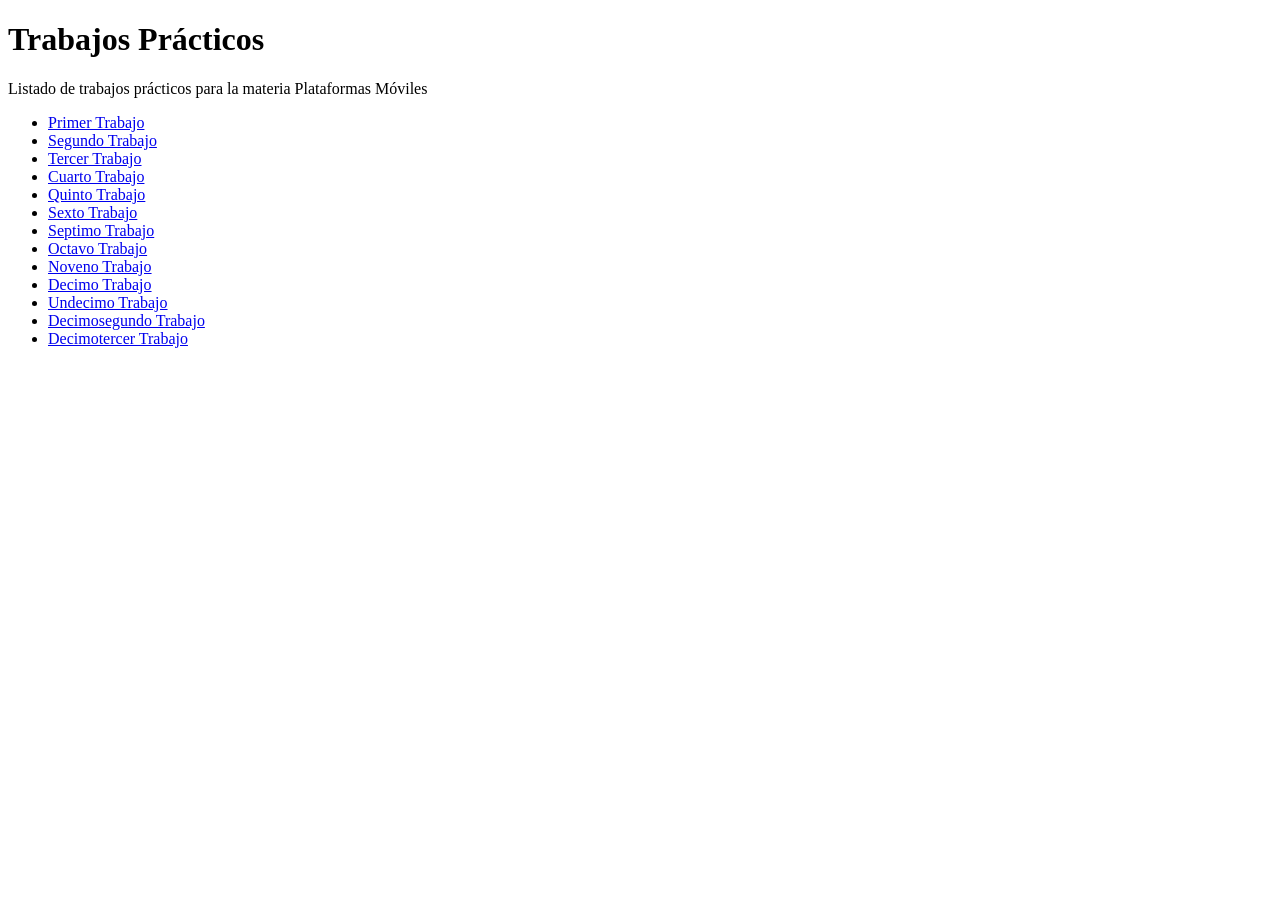
<file: index.html>
<!DOCTYPE html>
<html>
   <head>
      <title>Hola Mundo!</title>
   </head>
   <body>
     <h1>Trabajos Prácticos</h1>
     <p>Listado de trabajos prácticos para la materia Plataformas Móviles</p>
     <ul>
      <li><a href="tp-1/">Primer Trabajo</a></li>
      <li><a href="tp-2/">Segundo Trabajo</a></li>
      <li><a href="tp-3/">Tercer Trabajo</a></li>
      <li><a href="tp-4/">Cuarto Trabajo</a></li>
      <li><a href="tp-5/">Quinto Trabajo</a></li>
      <li><a href="tp-6/">Sexto Trabajo</a></li>
      <li><a href="tp-7/">Septimo Trabajo</a></li>
      <li><a href="tp-8/">Octavo Trabajo</a></li>
      <li><a href="tp-9/">Noveno Trabajo</a></li>
      <li><a href="tp-10/">Decimo Trabajo</a></li>
        <li><a href="tp-11/">Undecimo Trabajo</a></li>
        <li><a href="tp-12/">Decimosegundo Trabajo</a></li>
        <li><a href="tp-13/">Decimotercer Trabajo</a></li>
    </ul>
   </body>
</html>
</file>
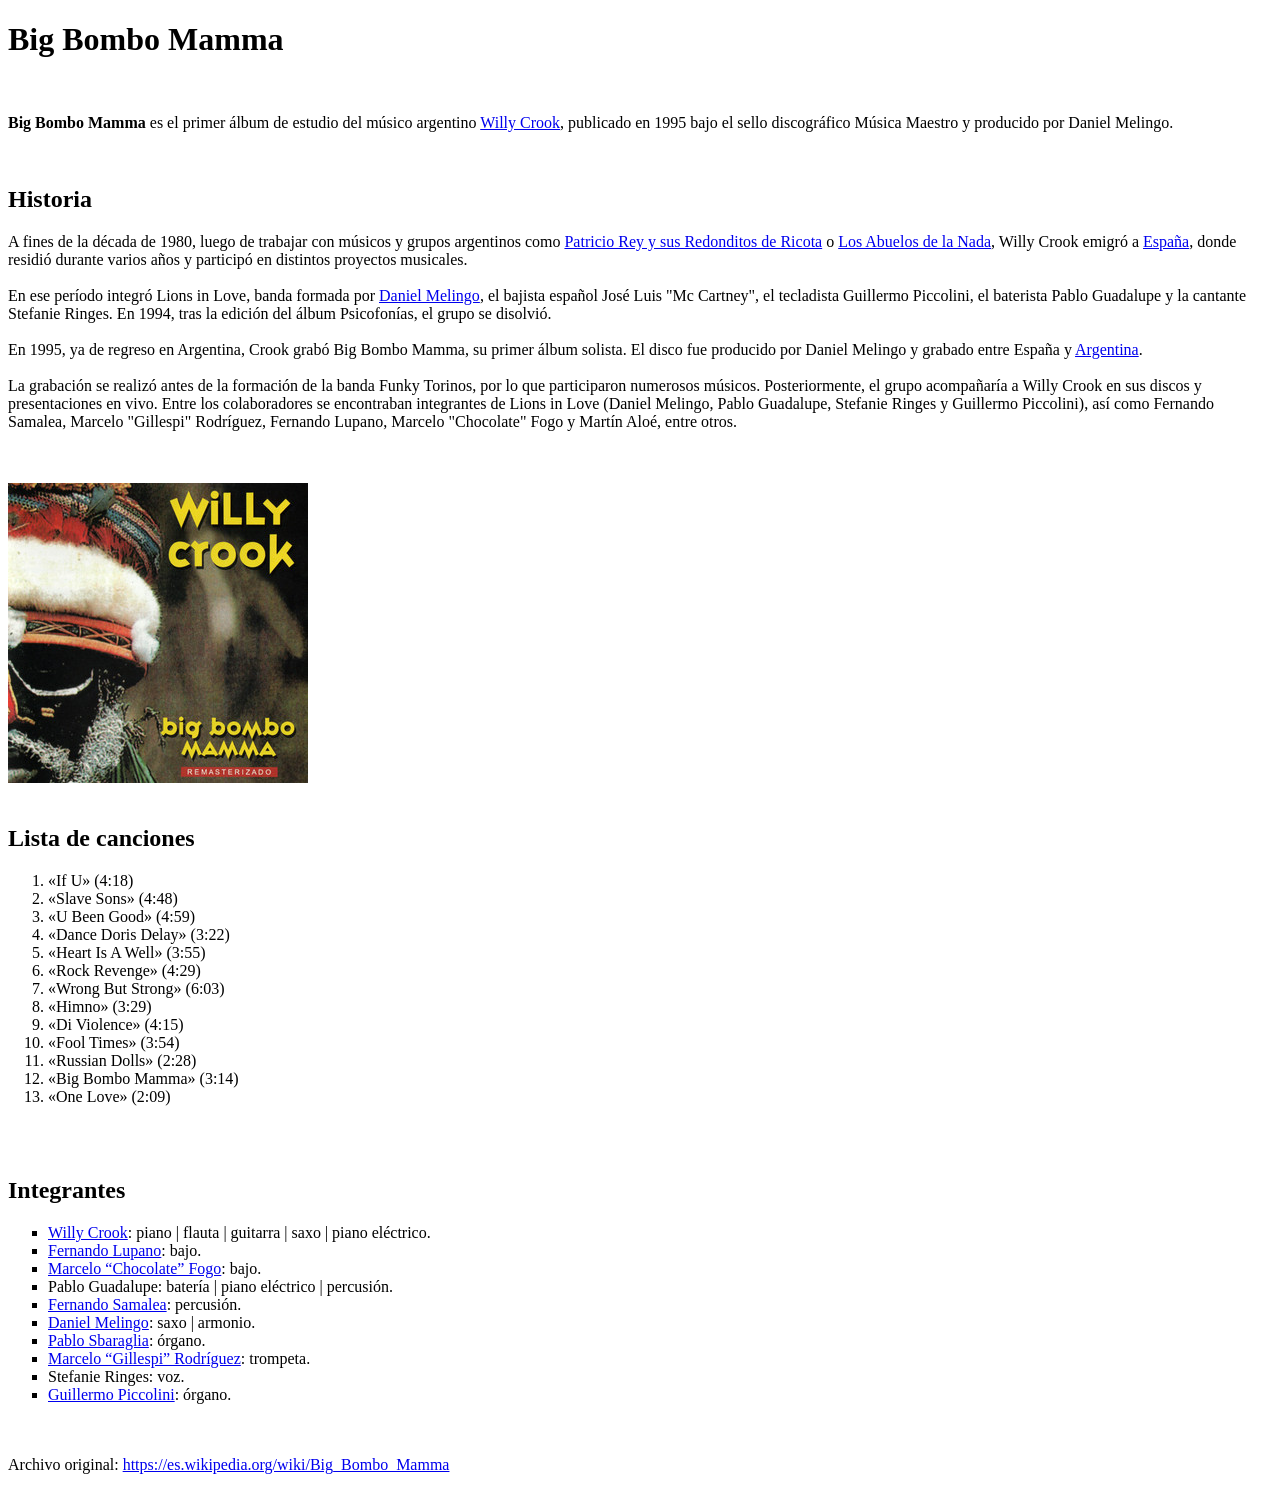
<file: tp-1/index.html>
<!DOCTYPE html>
<html lang="en">
<head>
    <meta charset="UTF-8">
    <meta name="viewport" content="width=device-width, initial-scale=1.0">
    <title>El albúm de Willy Crook</title>
</head>
<body>
    <h1>Big Bombo Mamma</h1>
    <br>
    <p><strong>Big Bombo Mamma</strong> es el primer álbum de estudio del músico argentino <a href="https://es.wikipedia.org/wiki/Willy_Crook">Willy Crook</a>, publicado en 1995 bajo el sello discográfico Música Maestro y producido por Daniel Melingo.</p>
    <br>
    <h2>Historia</h2>
    <p>A fines de la década de 1980, luego de trabajar con músicos y grupos argentinos como <a href="https://es.wikipedia.org/wiki/Patricio_Rey_y_sus_Redonditos_de_Ricota">Patricio Rey y sus Redonditos de Ricota</a> o <a href="https://es.wikipedia.org/wiki/Los_Abuelos_de_la_Nada">Los Abuelos de la Nada</a>, Willy Crook emigró a <a href="https://es.wikipedia.org/wiki/España">España</a>, donde residió durante varios años y participó en distintos proyectos musicales.
<br>
<br>
En ese período integró Lions in Love, banda formada por <a href="https://es.wikipedia.org/wiki/Daniel_Melingo">Daniel Melingo</a>, el bajista español José Luis "Mc Cartney", el tecladista Guillermo Piccolini, el baterista Pablo Guadalupe y la cantante Stefanie Ringes. En 1994, tras la edición del álbum Psicofonías, el grupo se disolvió.
<br>
<br>
En 1995, ya de regreso en Argentina, Crook grabó Big Bombo Mamma, su primer álbum solista. El disco fue producido por Daniel Melingo y grabado entre España y <a href="https://es.wikipedia.org/wiki/Argentina">Argentina</a>.
<br>
<br>
La grabación se realizó antes de la formación de la banda Funky Torinos, por lo que participaron numerosos músicos. Posteriormente, el grupo acompañaría a Willy Crook en sus discos y presentaciones en vivo. Entre los colaboradores se encontraban integrantes de Lions in Love (Daniel Melingo, Pablo Guadalupe, Stefanie Ringes y Guillermo Piccolini), así como Fernando Samalea, Marcelo "Gillespi" Rodríguez, Fernando Lupano, Marcelo "Chocolate" Fogo y Martín Aloé, entre otros.</p>
<br><br>

<img src="willycrook.jpg" alt="">

<br><br>

    <h2>Lista de canciones</h2>
    <ol>
        <li>«If U» (4:18)</li>
        <li>«Slave Sons» (4:48)</li>
        <li>«U Been Good» (4:59)</li>
        <li>«Dance Doris Delay» (3:22)</li>
        <li>«Heart Is A Well» (3:55)</li>
        <li>«Rock Revenge» (4:29)</li>
        <li>«Wrong But Strong» (6:03)</li>
        <li>«Himno» (3:29)</li>
        <li>«Di Violence» (4:15)</li>
        <li>«Fool Times» (3:54)</li>
        <li>«Russian Dolls» (2:28)</li>
        <li>«Big Bombo Mamma» (3:14)</li>
        <li>«One Love» (2:09)</li>
    </ol>
    
    <br><br>

    <h2>Integrantes</h2>

    <ul type="square">
    <li><a href="https://es.wikipedia.org/wiki/Willy_Crook">Willy Crook</a>: piano | flauta | guitarra | saxo | piano eléctrico.</li>
    <li><a href="https://es.wikipedia.org/wiki/Fernando_Lupano">Fernando Lupano</a>: bajo.</li>
    <li><a href="https://es.wikipedia.org/wiki/Marcelo_Fogo">Marcelo “Chocolate” Fogo</a>: bajo.</li>
    <li>Pablo Guadalupe: batería | piano eléctrico | percusión.</li>
    <li><a href="https://es.wikipedia.org/wiki/Fernando_Samalea">Fernando Samalea</a>: percusión.</li>
    <li><a href="https://es.wikipedia.org/wiki/Daniel_Melingo">Daniel Melingo</a>: saxo | armonio.</li>
    <li><a href="https://es.wikipedia.org/wiki/Pablo_Sbaraglia">Pablo Sbaraglia</a>: órgano.</li>
    <li><a href="https://es.wikipedia.org/wiki/Marcelo_Rodríguez_(Gillespi)">Marcelo “Gillespi” Rodríguez</a>: trompeta.</li>
    <li>Stefanie Ringes: voz.</li>
    <li><a href="https://es.wikipedia.org/wiki/Guillermo_Piccolini">Guillermo Piccolini</a>: órgano.</li>
    </ul>
    <br><br>
    Archivo original: <a href="https://es.wikipedia.org/wiki/Big_Bombo_Mamma">https://es.wikipedia.org/wiki/Big_Bombo_Mamma</a>
    <br><br>
</body>
</html>
</file>
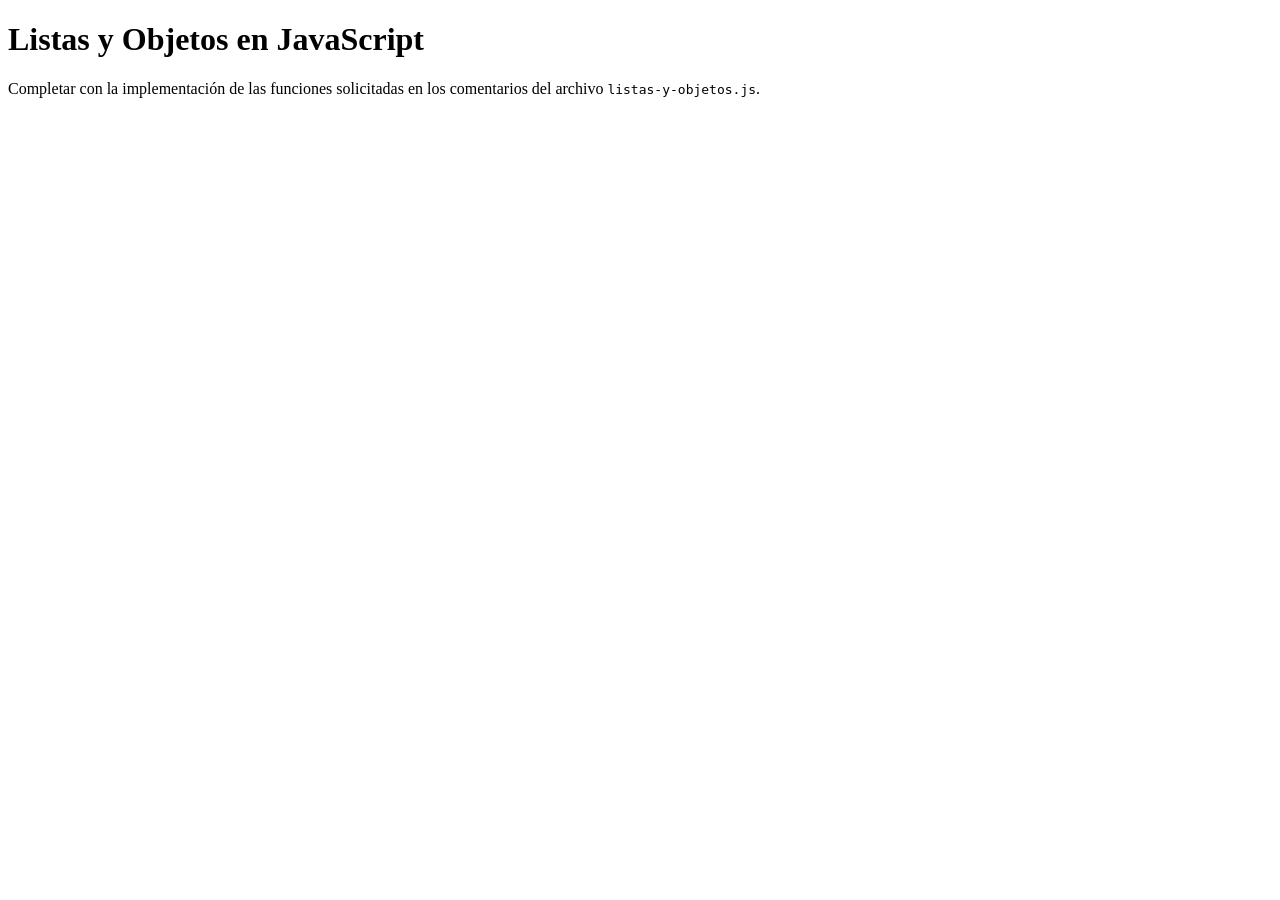
<file: tp-11/index.html>
<!DOCTYPE html>
<html>
<head>
    <meta charset="utf-8">
    <meta name="viewport" content="width=device-width, initial-scale=1">
    <title>Listas y Objetos en JavaScript</title>
</head>
<body>
    <h1>Listas y Objetos en JavaScript</h1>
    <p>Completar con la implementación de las funciones solicitadas en los comentarios del archivo <code>listas-y-objetos.js</code>.</p>
    <script src="listas-y-objetos.js"></script>
</body>
</html>
</file>
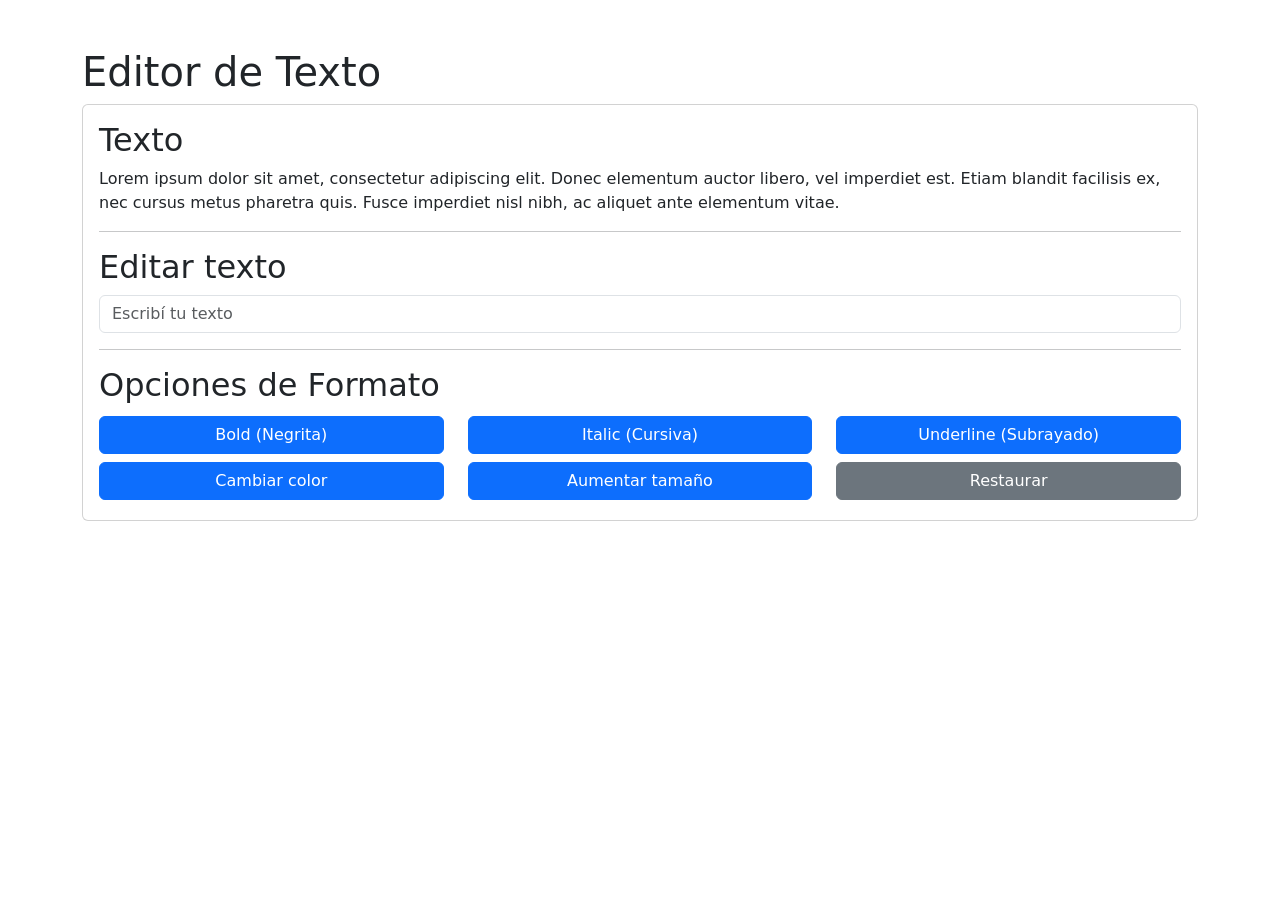
<file: tp-12/index.html>
<!DOCTYPE html>
<html>
<head>
    <meta charset="utf-8">
    <meta name="viewport" content="width=device-width, initial-scale=1">
    <title>Editor de Texto - DOM y JavaScript</title>

    <link href="https://cdn.jsdelivr.net/npm/bootstrap@5.3.6/dist/css/bootstrap.min.css"
        rel="stylesheet"
        integrity="sha384-4Q6Gf2aSP4eDXB8Miphtr37CMZZQ5oXLH2yaXMJ2w8e2ZtHTl7GptT4jmndRuHDT"
        crossorigin="anonymous">
</head>

<body>

    <div class="container my-1 my-sm-2 my-md-4 my-lg-5">

        <h1>Editor de Texto</h1>

        <div class="card">
            <div class="card-body">

                <h2>Texto</h2>

                <p class="texto" id="texto">
                    Lorem ipsum dolor sit amet, consectetur adipiscing elit. Donec elementum auctor libero, vel imperdiet est. Etiam blandit facilisis ex, nec cursus metus pharetra quis. Fusce imperdiet nisl nibh, ac aliquet ante elementum vitae.
                </p>

                <hr class="hr">

                <h2>Editar texto</h2>

                <input
                    type="text"
                    id="input-texto"
                    class="form-control"
                    placeholder="Escribí tu texto"
                >

                <hr>

                <h2>Opciones de Formato</h2>

                <div class="row">

                    <div class="col-12 col-md-4 my-1">
                        <button
                            id="btn-negrita"
                            class="btn d-block w-100 btn-primary"
                            data-formato="negrita">
                            Bold (Negrita)
                        </button>
                    </div>

                    <div class="col-12 col-md-4 my-1">
                        <button
                            id="btn-cursiva"
                            class="btn d-block w-100 btn-primary"
                            data-formato="cursiva">
                            Italic (Cursiva)
                        </button>
                    </div>

                    <div class="col-12 col-md-4 my-1">
                        <button
                            id="btn-subrayado"
                            class="btn d-block w-100 btn-primary"
                            data-formato="subrayado">
                            Underline (Subrayado)
                        </button>
                    </div>

                    <div class="col-12 col-md-4 my-1">
                        <button
                            id="btn-color"
                            class="btn d-block w-100 btn-primary">
                            Cambiar color
                        </button>
                    </div>

                    <div class="col-12 col-md-4 my-1">
                        <button
                            id="btn-tamaño"
                            class="btn d-block w-100 btn-primary">
                            Aumentar tamaño
                        </button>
                    </div>

                    <div class="col-12 col-md-4 my-1">
                        <button
                            id="btn-restaurar"
                            class="btn d-block w-100 btn-secondary">
                            Restaurar
                        </button>
                    </div>

                </div>

            </div>
        </div>
    </div>


    <script src="https://cdn.jsdelivr.net/npm/bootstrap@5.3.6/dist/js/bootstrap.bundle.min.js"
        integrity="sha384-j1CDi7MgGQ12Z7Qab0qlWQ/Qqz24Gc6BM0thvEMVjHnfYGF0rmFCozFSxQBxwHKO"
        crossorigin="anonymous">
    </script>


    <script type="text/javascript">

        // Elemento donde aparece el texto
        const texto = document.querySelector("#texto");

        // Input para modificar el texto
        const inputTexto = document.querySelector("#input-texto");


        /**
         * funcionNegrita()
         * Activa o desactiva la negrita.
         */
        function funcionNegrita() {

            if (texto.style.fontWeight === "bold") {

                texto.style.fontWeight = "normal";

                document.querySelector("#btn-negrita").textContent =
                    "Bold (Desactivado)";

            } else {

                texto.style.fontWeight = "bold";

                document.querySelector("#btn-negrita").textContent =
                    "Bold (Activado)";
            }
        }


        /**
         * funcionCursiva()
         * Activa o desactiva la cursiva.
         */
        function funcionCursiva() {

            if (texto.style.fontStyle === "italic") {

                texto.style.fontStyle = "normal";

                document.querySelector("#btn-cursiva").textContent =
                    "Italic (Desactivado)";

            } else {

                texto.style.fontStyle = "italic";

                document.querySelector("#btn-cursiva").textContent =
                    "Italic (Activado)";
            }
        }


        /**
         * funcionSubrayado()
         * Activa o desactiva el subrayado.
         */
        function funcionSubrayado() {

            if (texto.style.textDecoration === "underline") {

                texto.style.textDecoration = "none";

                document.querySelector("#btn-subrayado").textContent =
                    "Underline (Desactivado)";

            } else {

                texto.style.textDecoration = "underline";

                document.querySelector("#btn-subrayado").textContent =
                    "Underline (Activado)";
            }
        }


        /**
         * Cambiar color
         */
        function cambiarColor() {

            if (texto.style.color === "red") {

                texto.style.color = "black";

                document.querySelector("#btn-color").textContent =
                    "Cambiar color";

            } else {

                texto.style.color = "red";

                document.querySelector("#btn-color").textContent =
                    "Color activado";
            }
        }


        /**
         * Cambiar tamaño
         */
        function cambiarTamaño() {

            let tamañoActual = parseInt(
                window.getComputedStyle(texto).fontSize
            );

            texto.style.fontSize = (tamañoActual + 2) + "px";
        }


        /**
         * Editar texto
         */
        inputTexto.addEventListener("input", function() {

            texto.textContent = inputTexto.value;

        });


        /**
         * Restaurar texto
         */
        function restaurar() {

            texto.textContent =
                "Lorem ipsum dolor sit amet, consectetur adipiscing elit. Donec elementum auctor libero, vel imperdiet est. Etiam blandit facilisis ex, nec cursus metus pharetra quis. Fusce imperdiet nisl nibh, ac aliquet ante elementum vitae.";

            texto.style.fontWeight = "normal";
            texto.style.fontStyle = "normal";
            texto.style.textDecoration = "none";
            texto.style.color = "black";
            texto.style.fontSize = "";

            inputTexto.value = "";

            document.querySelector("#btn-negrita").textContent =
                "Bold (Negrita)";

            document.querySelector("#btn-cursiva").textContent =
                "Italic (Cursiva)";

            document.querySelector("#btn-subrayado").textContent =
                "Underline (Subrayado)";

            document.querySelector("#btn-color").textContent =
                "Cambiar color";
        }


        /**
         * Handler de los botones originales
         */
        function handlerBoton(e) {

            const funcionBoton = e.target.dataset.formato;

            switch (funcionBoton) {

                case 'negrita':
                    funcionNegrita();
                    break;

                case 'cursiva':
                    funcionCursiva();
                    break;

                case 'subrayado':
                    funcionSubrayado();
                    break;
            }
        }


        // Botones originales
        document
            .querySelectorAll('button[data-formato]')
            .forEach(e => e.addEventListener('click', handlerBoton));


        // Botón color
        document
            .querySelector("#btn-color")
            .addEventListener("click", cambiarColor);


        // Botón tamaño
        document
            .querySelector("#btn-tamaño")
            .addEventListener("click", cambiarTamaño);


        // Botón restaurar
        document
            .querySelector("#btn-restaurar")
            .addEventListener("click", restaurar);

    </script>

</body>
</html>
</file>
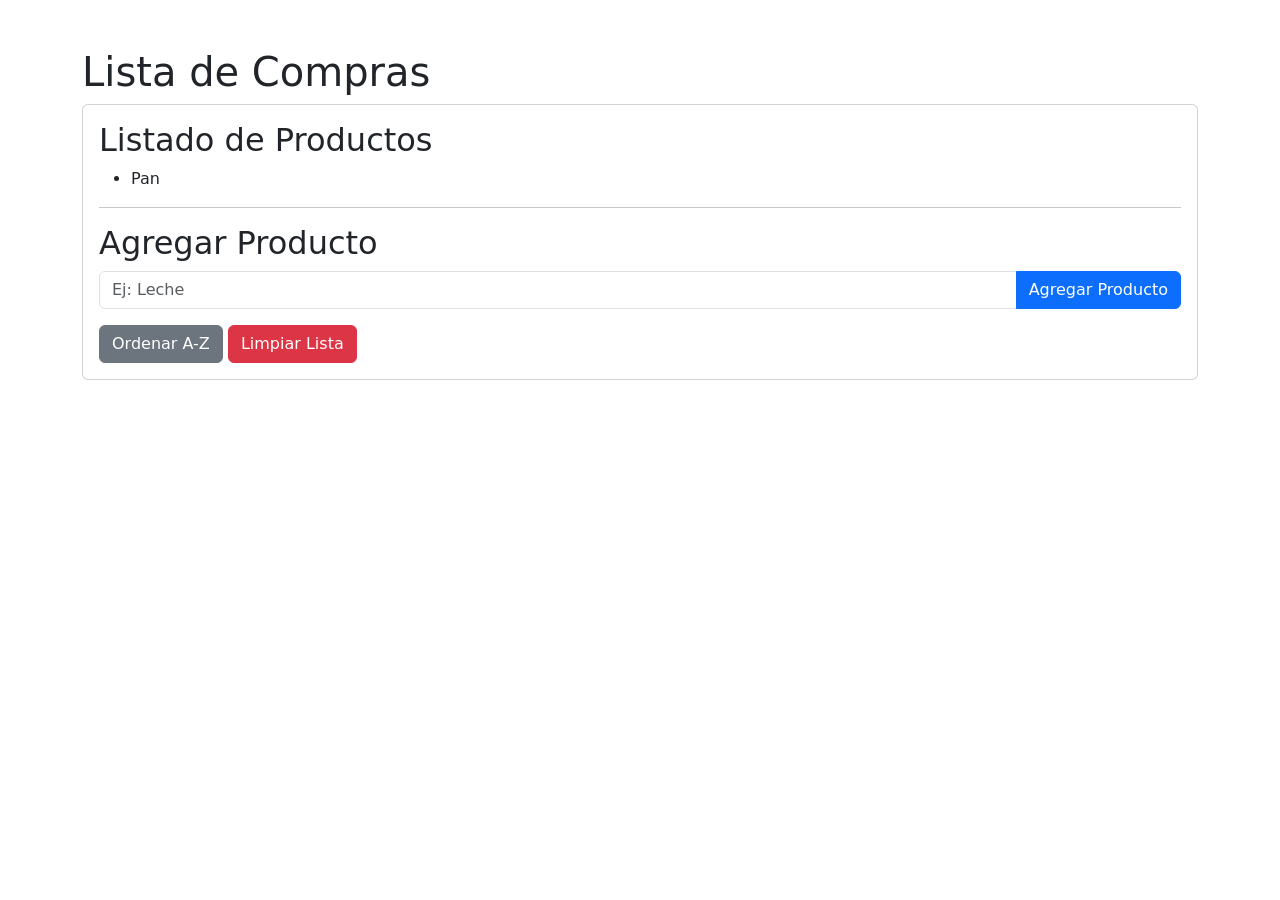
<file: tp-13/index.html>
<!DOCTYPE html>
<html>
<head>
    <meta charset="utf-8">
    <meta name="viewport" content="width=device-width, initial-scale=1">
    <title>Lista de Compras - DOM y JavaScript</title>

    <link href="https://cdn.jsdelivr.net/npm/bootstrap@5.3.6/dist/css/bootstrap.min.css"
        rel="stylesheet"
        integrity="sha384-4Q6Gf2aSP4eDXB8Miphtr37CMZZQ5oXLH2yaXMJ2w8e2ZtHTl7GptT4jmndRuHDT"
        crossorigin="anonymous">
</head>

<body>

    <div class="container my-1 my-sm-2 my-md-4 my-lg-5">

        <h1>Lista de Compras</h1>

        <div class="card">
            <div class="card-body">

                <h2>Listado de Productos</h2>

                <ul id="lista-productos">
                    <li>Pan</li>
                </ul>

                <hr class="hr">

                <h2>Agregar Producto</h2>

                <form id="form-producto">

                    <div class="input-group mb-3">

                        <input
                            type="text"
                            class="form-control"
                            aria-label="Nombre del Producto"
                            placeholder="Ej: Leche"
                        >

                        <button
                            class="btn btn-primary"
                            type="submit">
                            Agregar Producto
                        </button>

                    </div>

                </form>

                <div class="mt-3">

                    <button
                        id="btn-ordenar"
                        class="btn btn-secondary">
                        Ordenar A-Z
                    </button>

                    <button
                        id="btn-limpiar"
                        class="btn btn-danger">
                        Limpiar Lista
                    </button>

                </div>

            </div>
        </div>

    </div>


    <script src="https://cdn.jsdelivr.net/npm/bootstrap@5.3.6/dist/js/bootstrap.bundle.min.js"
        integrity="sha384-j1CDi7MgGQ12Z7Qab0qlWQ/Qqz24Gc6BM0thvEMVjHnfYGF0rmFCozFSxQBxwHKO"
        crossorigin="anonymous">
    </script>


    <script type="text/javascript">

        // Obtener la lista del HTML
        const listaProductos = document.querySelector("#lista-productos");


        /**
         * agregarProducto()
         * Agrega un nuevo producto a la lista.
         */
        function agregarProducto(nombreProducto) {

            // Evitamos agregar productos vacíos
            if (nombreProducto.trim() === "") {
                return;
            }

            // Crear un nuevo elemento li
            const nuevoProducto = document.createElement("li");

            nuevoProducto.classList.add(
                "d-flex",
                "justify-content-between",
                "align-items-center",
                "mb-2"
            );

            // Crear el texto del producto
            const textoProducto = document.createElement("span");

            textoProducto.textContent = nombreProducto;

            // Marcar producto como comprado
            textoProducto.addEventListener("click", function() {

                if (textoProducto.style.textDecoration === "line-through") {
                    textoProducto.style.textDecoration = "none";
                } else {
                    textoProducto.style.textDecoration = "line-through";
                }

                guardarLista();

            });


            // Botón editar
            const botonEditar = document.createElement("button");

            botonEditar.textContent = "Editar";

            botonEditar.classList.add(
                "btn",
                "btn-warning",
                "btn-sm",
                "me-2"
            );


            botonEditar.addEventListener("click", function() {

                const nuevoNombre = prompt(
                    "Ingrese el nuevo nombre:",
                    textoProducto.textContent
                );

                if (
                    nuevoNombre !== null &&
                    nuevoNombre.trim() !== ""
                ) {

                    textoProducto.textContent =
                        nuevoNombre.trim();

                    guardarLista();
                }

            });


            // Botón eliminar
            const botonEliminar = document.createElement("button");

            botonEliminar.textContent = "Eliminar";

            botonEliminar.classList.add(
                "btn",
                "btn-danger",
                "btn-sm"
            );


            botonEliminar.addEventListener("click", function() {

                nuevoProducto.remove();

                guardarLista();

            });


            // Contenedor de botones
            const botones = document.createElement("div");

            botones.appendChild(botonEditar);
            botones.appendChild(botonEliminar);


            // Agregar elementos al li
            nuevoProducto.appendChild(textoProducto);
            nuevoProducto.appendChild(botones);


            // Agregar el producto a la lista
            listaProductos.appendChild(nuevoProducto);


            // Guardar en localStorage
            guardarLista();
        }


        /**
         * Handler del formulario
         */
        function handlerFormulario(evento) {

            evento.preventDefault();

            const input = evento.target.querySelector("input");

            const nombreProducto = input.value;

            input.value = "";

            agregarProducto(nombreProducto);
        }


        /**
         * Limpiar toda la lista
         */
        function limpiarLista() {

            listaProductos.innerHTML = "";

            guardarLista();
        }


        /**
         * Ordenar productos alfabéticamente
         */
        function ordenarProductos() {

            const productos =
                Array.from(listaProductos.children);

            productos.sort(function(a, b) {

                const nombreA =
                    a.querySelector("span").textContent.toLowerCase();

                const nombreB =
                    b.querySelector("span").textContent.toLowerCase();

                return nombreA.localeCompare(nombreB);
            });


            productos.forEach(function(producto) {

                listaProductos.appendChild(producto);

            });

            guardarLista();
        }


        /**
         * Guardar la lista en localStorage
         */
        function guardarLista() {

            const productos = [];

            listaProductos.querySelectorAll("li").forEach(
                function(producto) {

                    const texto =
                        producto.querySelector("span");

                    productos.push({
                        nombre: texto.textContent,
                        comprado:
                            texto.style.textDecoration === "line-through"
                    });

                }
            );

            localStorage.setItem(
                "listaCompras",
                JSON.stringify(productos)
            );
        }


        /**
         * Cargar la lista desde localStorage
         */
        function cargarLista() {

            const datos =
                localStorage.getItem("listaCompras");

            if (datos === null) {
                return;
            }


            const productos = JSON.parse(datos);

            listaProductos.innerHTML = "";


            productos.forEach(function(producto) {

                agregarProducto(producto.nombre);

                const ultimoProducto =
                    listaProductos.lastElementChild;

                const texto =
                    ultimoProducto.querySelector("span");


                if (producto.comprado) {

                    texto.style.textDecoration =
                        "line-through";
                }

            });

        }


        // Evento del formulario
        document
            .querySelector("#form-producto")
            .addEventListener(
                "submit",
                handlerFormulario
            );


        // Botón ordenar
        document
            .querySelector("#btn-ordenar")
            .addEventListener(
                "click",
                ordenarProductos
            );


        // Botón limpiar
        document
            .querySelector("#btn-limpiar")
            .addEventListener(
                "click",
                limpiarLista
            );


        // Cargar productos guardados
        cargarLista();

    </script>

</body>
</html>
</file>
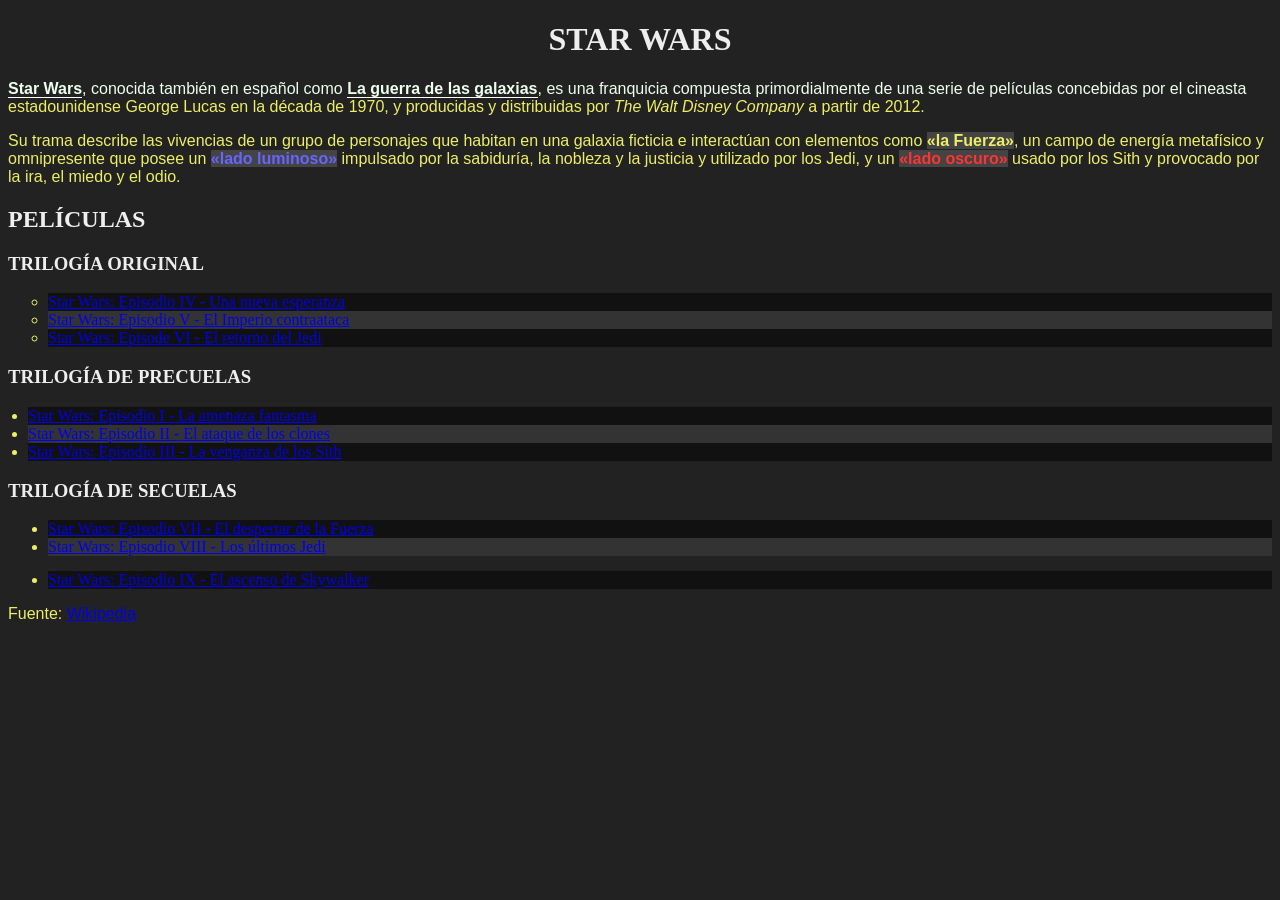
<file: tp-2/index.html>
<!DOCTYPE html>
<html>
<head>
    <meta name="viewport" content="width=device-width, initial-scale=1">
    <title>TP2 - Selectores CSS</title>
    <link rel="stylesheet" href="styles.css">
</head>
<body>
    <h1>Star Wars</h1>
    <p><strong>Star Wars</strong>, conocida también en español como <strong>La guerra de las galaxias</strong>, es una franquicia compuesta primordialmente de una serie de películas concebidas por el cineasta estadounidense George Lucas en la década de 1970, y producidas y distribuidas por <a>The Walt Disney Company</a> a partir de 2012.</p>
    <p>Su trama describe las vivencias de un grupo de personajes que habitan en una galaxia ficticia e interactúan con elementos como <span class="the-force">«la Fuerza»</span>, un campo de energía metafísico y omnipresente que posee un <span class="the-force light-side">«lado luminoso»</span> impulsado por la sabiduría, la nobleza y la justicia y utilizado por los Jedi, y un <span class="the-force dark-side">«lado oscuro»</span> usado por los Sith y provocado por la ira, el miedo y el odio.</p>
    <h2>Películas</h2>
    <h3>Trilogía Original</h3>
    <ul id="og-trilogy" class="movies-list">
        <li><a href="https://es.wikipedia.org/wiki/Star_Wars:_Episodio_IV_-_Una_nueva_esperanza">Star Wars: Episodio IV - Una nueva esperanza</a></li>
        <li><a href="https://es.wikipedia.org/wiki/Star_Wars:_Episodio_V_-_El_Imperio_contraataca">Star Wars: Episodio V - El Imperio contraataca</a></li>
        <li><a href="https://es.wikipedia.org/wiki/Star_Wars:_Episode_VI_-_Return_of_the_Jedi">Star Wars: Episode VI - El retorno del Jedi</a></li>
    </ul>
    <h3>Trilogía de precuelas</h3>
    <ul class="movies-list">
        <li><a href="https://es.wikipedia.org/wiki/Star_Wars:_Episodio_I_-_La_amenaza_fantasma">Star Wars: Episodio I - La amenaza fantasma</a></li>
        <li><a href="https://es.wikipedia.org/wiki/Star_Wars:_Episodio_II_-_El_ataque_de_los_clones">Star Wars: Episodio II - El ataque de los clones</a></li>
        <li><a href="https://es.wikipedia.org/wiki/Star_Wars:_Episodio_III_-_La_venganza_de_los_Sith">Star Wars: Episodio III - La venganza de los Sith</a></li>
    </ul>
    <h3>Trilogía de secuelas</h3>
    <ul class="movies-list">
        <li><a href="https://es.wikipedia.org/wiki/Star_Wars:_Episodio_VII_-_El_despertar_de_la_Fuerza">Star Wars: Episodio VII - El despertar de la Fuerza</a></li>
        <li><a href="https://es.wikipedia.org/wiki/Star_Wars:_Episodio_VIII_-_Los_últimos_Jedi">Star Wars: Episodio VIII - Los últimos Jedi</a></li>
        <li><a href="https://es.wikipedia.org/wiki/Star_Wars:_Episodio_IX_-_El_ascenso_de_Skywalker">Star Wars: Episodio IX - El ascenso de Skywalker</a></li>
    </ul>
    <p>Fuente: <a href="https://es.wikipedia.org/wiki/Star_Wars">Wikipedia</a></p>
</body>
</html>
</file>
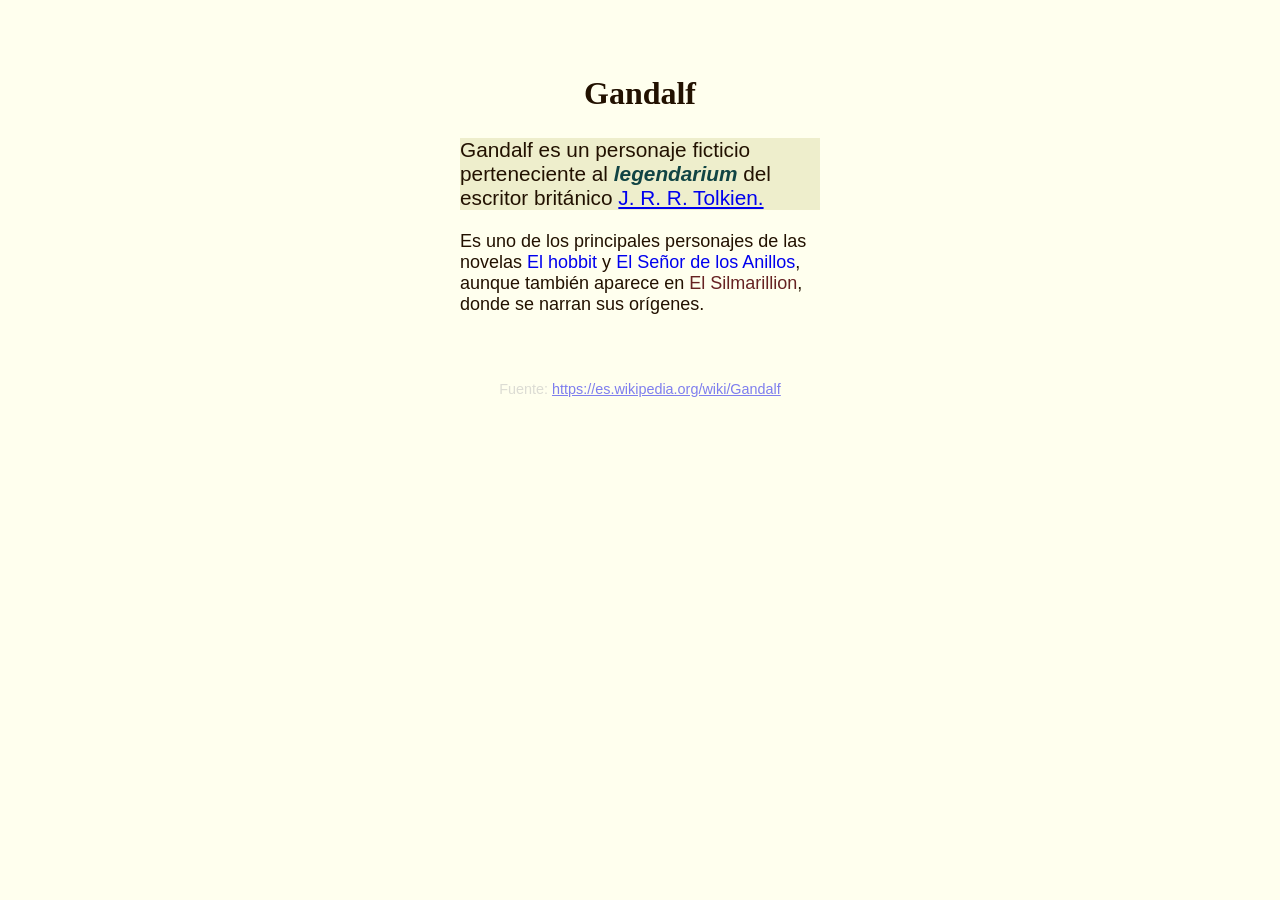
<file: tp-3/index.html>
<!DOCTYPE html>
<html lang="es">
<head>
	<meta charset="utf-8">
	<meta name="viewport" content="width=device-width, initial-scale=1">
	<title>TP3 - Especificidad CSS</title>
	<link rel="stylesheet" type="text/css" href="style.css">
	<style type="text/css">
		body {
			font-size: 18px;
			background-color: #ffe;
			color: #210;
		}

		#contenedor {
			max-width: 40ch;
			margin: 2rem auto;
			padding: 1rem;
		}

		h1 {
			font-size: 2rem;
			text-align: left;
		}

		p {
			font-family: sans-serif;
		}

		#primer-parrafo {
			font-size: 1.3rem;
			background-color: #eec;
		}

		p.importante em {
			font-weight: bold;
			color: #144;
		}

		p.novelas a {
			outline: none;
			text-decoration: none;
		}
		p.novelas a:hover {
			text-decoration: underline;
			background-color: #ccd;
		}

		body p.fuente.parrafo {
			color: #bbb !important;
			font-size: 0.9rem;
			opacity: 50%;
			text-align: center;
		}
	</style>
</head>
<body>
	<article id="contenedor">
		<h1 class="titulo">Gandalf</h1>
		
		<p id="primer-parrafo" class="importante parrafo">
			Gandalf es un personaje ficticio perteneciente al <em>legendarium</em> del escritor británico <a href="https://es.wikipedia.org/wiki/J._R._R._Tolkien">J. R. R. Tolkien.</a>
		</p>
		
		<p class="novelas parrafo">
			Es uno de los principales personajes de las novelas <a href="https://es.wikipedia.org/wiki/El_hobbit">El hobbit</a> y <a href="https://es.wikipedia.org/wiki/El_Señor_de_los_Anillos">El Señor de los Anillos</a>, aunque también aparece en <span class="complicado" style="color: #622">El Silmarillion</span>, donde se narran sus orígenes.
		</p>
	</article>

	<p class="fuente parrafo">
		Fuente: <a href="https://es.wikipedia.org/wiki/Gandalf">https://es.wikipedia.org/wiki/Gandalf</a>
	</p>
</body>
</html>
</file>
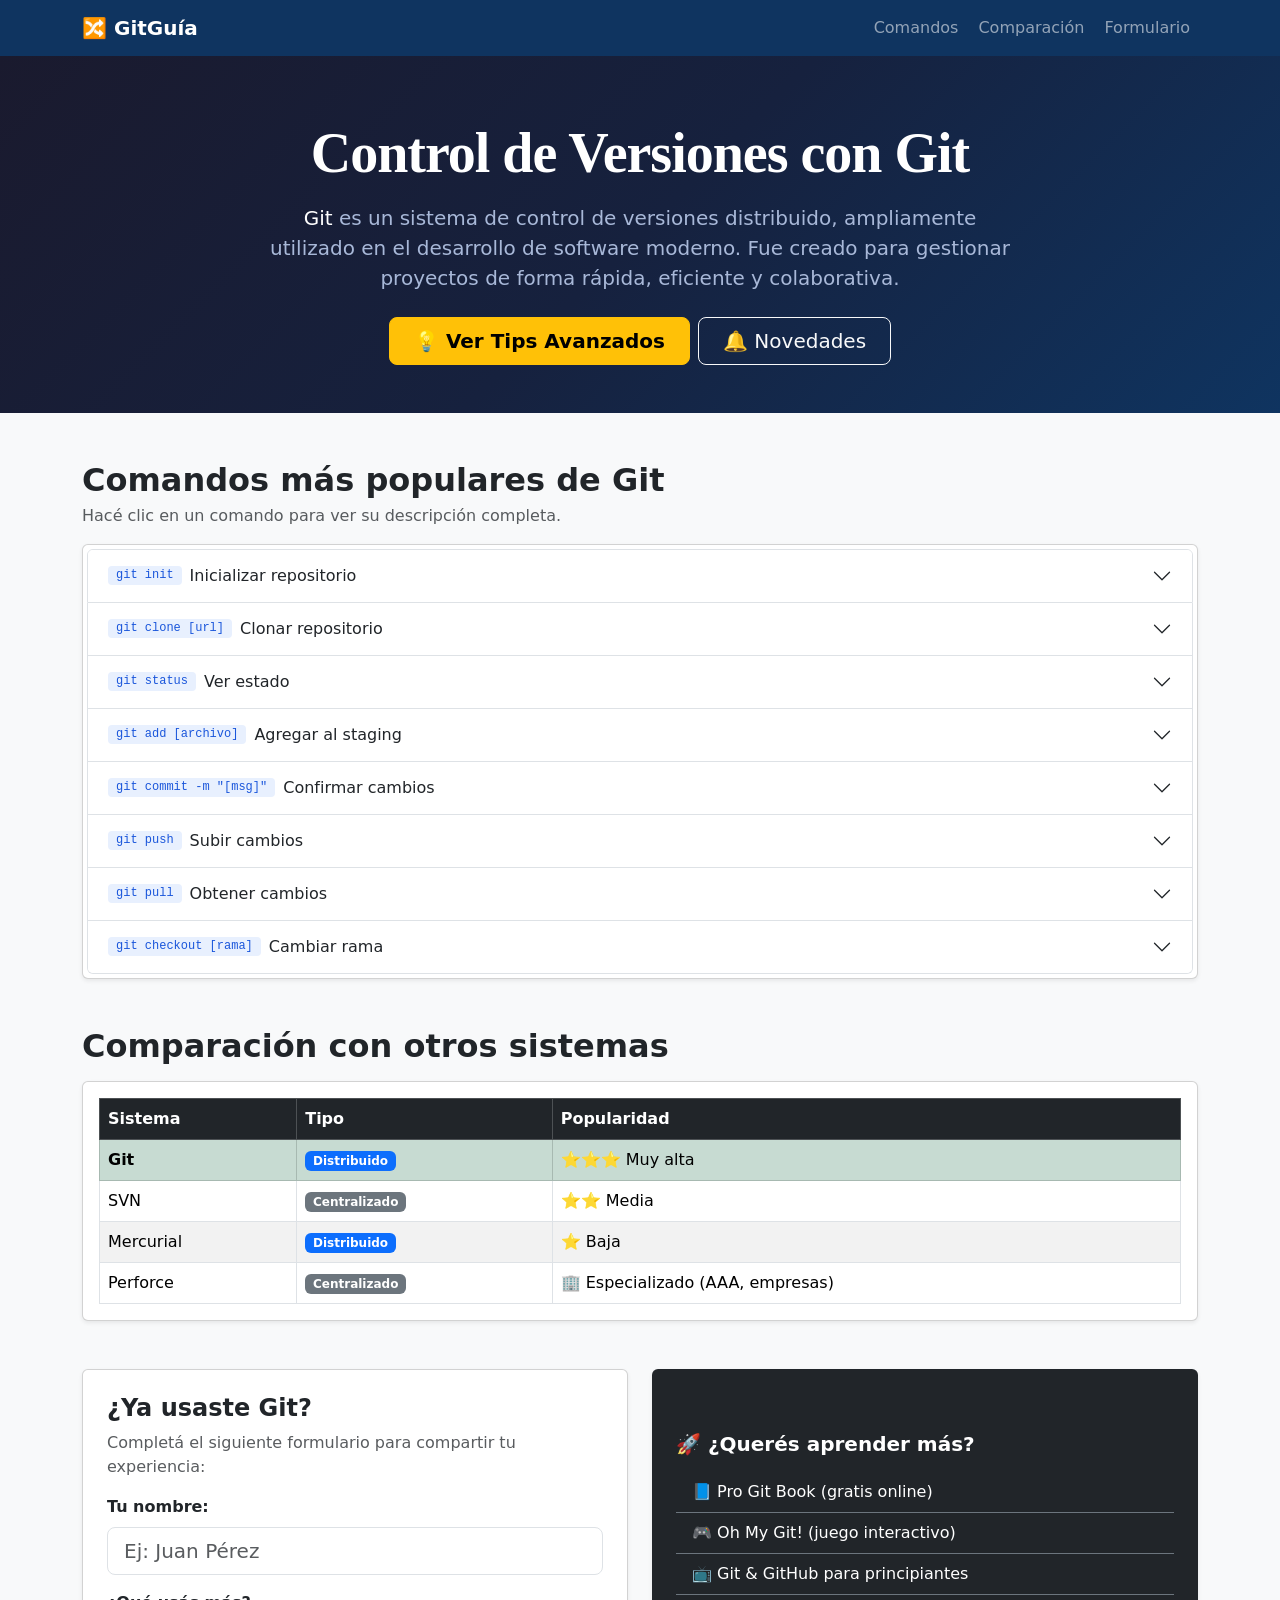
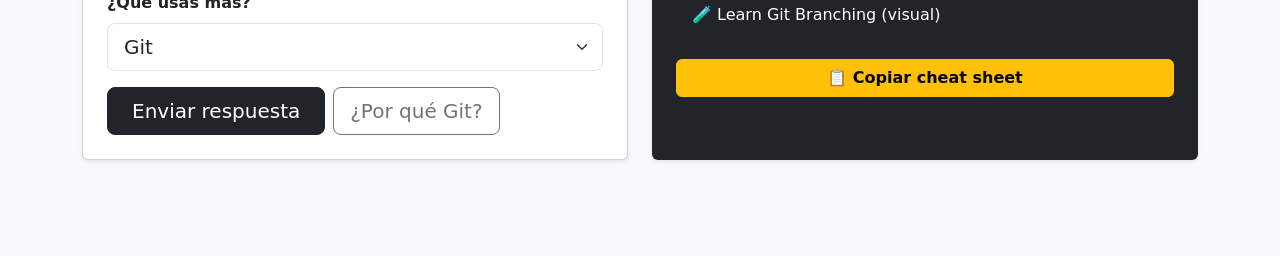
<file: tp-5/index.html>
<!DOCTYPE html>
<html lang="es">
<head>
<meta charset="UTF-8">
<meta name="viewport" content="width=device-width, initial-scale=1.0">
<title>Control de Versiones con Git</title>
<link rel="stylesheet" href="https://cdn.jsdelivr.net/npm/bootstrap@5.3.3/dist/css/bootstrap.min.css">
<style>
  body { background-color: #f8f9fa; }
  .hero-section { background: linear-gradient(135deg, #1a1a2e 0%, #16213e 50%, #0f3460 100%); color: white; padding: 4rem 0 3rem; }
  .hero-section h1 { font-family: 'Georgia', serif; font-weight: 700; letter-spacing: -1px; }
  .hero-section .lead { color: #a8b8d8; }
  code { background: #e8f0fe; color: #1a56db; padding: 2px 6px; border-radius: 4px; font-size: 0.88em; }
  .navbar { background: #0f3460 !important; }
  .command-card { transition: transform 0.18s, box-shadow 0.18s; }
  .command-card:hover { transform: translateY(-3px); box-shadow: 0 8px 24px rgba(0,0,0,0.13) !important; }
  .badge-cmd { font-size: 0.75rem; background: #e8f0fe; color: #1a56db; border-radius: 4px; padding: 2px 8px; font-family: monospace; }
  .toast-container { position: fixed; bottom: 1.5rem; right: 1.5rem; z-index: 9999; }
</style>
</head>
<body>

<nav class="navbar navbar-expand-lg navbar-dark">
  <div class="container">
    <a class="navbar-brand fw-bold" href="#">🔀 GitGuía</a>
    <button class="navbar-toggler" type="button" data-bs-toggle="collapse" data-bs-target="#navMenu">
      <span class="navbar-toggler-icon"></span>
    </button>
    <div class="collapse navbar-collapse" id="navMenu">
      <ul class="navbar-nav ms-auto gap-1">
        <li class="nav-item"><a class="nav-link" href="#comandos">Comandos</a></li>
        <li class="nav-item"><a class="nav-link" href="#comparacion">Comparación</a></li>
        <li class="nav-item"><a class="nav-link" href="#formulario">Formulario</a></li>
      </ul>
    </div>
  </div>
</nav>

<div class="hero-section text-center">
  <div class="container">
    <h1 class="display-4 mb-3">Control de Versiones con Git</h1>
    <p class="lead fs-5 mb-4 col-lg-8 mx-auto">
      <strong style="color:white;">Git</strong> es un sistema de control de versiones distribuido, ampliamente utilizado en el desarrollo de software moderno. Fue creado para gestionar proyectos de forma rápida, eficiente y colaborativa.
    </p>
    <div class="d-flex gap-2 justify-content-center flex-wrap">
      <button class="btn btn-warning btn-lg fw-semibold px-4" data-bs-toggle="modal" data-bs-target="#modalTips">💡 Ver Tips Avanzados</button>
      <button class="btn btn-outline-light btn-lg px-4" onclick="mostrarAlert()">🔔 Novedades</button>
    </div>
  </div>
</div>

<div class="container py-4">
  <div id="alertNovedades" class="alert alert-info alert-dismissible fade show d-none" role="alert">
    <strong>🎉 Novedad:</strong> Git 2.50 fue lanzado con mejoras de rendimiento en repositorios grandes.
    <button type="button" class="btn-close" data-bs-dismiss="alert"></button>
  </div>
</div>

<div class="container pb-5" id="comandos">
  <h2 class="fw-bold mb-1">Comandos más populares de Git</h2>
  <p class="text-muted mb-3">Hacé clic en un comando para ver su descripción completa.</p>

  <div class="card shadow-sm mb-3 p-1">
    <div class="accordion" id="accordionComandos">
      <div class="accordion-item">
        <h2 class="accordion-header"><button class="accordion-button collapsed" data-bs-toggle="collapse" data-bs-target="#cmd1"><span class="badge-cmd me-2">git init</span> Inicializar repositorio</button></h2>
        <div id="cmd1" class="accordion-collapse collapse" data-bs-parent="#accordionComandos">
          <div class="accordion-body">Inicializa un nuevo repositorio Git en el directorio actual. Este comando crea un repositorio vacío listo para trabajar.</div>
        </div>
      </div>
      <div class="accordion-item">
        <h2 class="accordion-header"><button class="accordion-button collapsed" data-bs-toggle="collapse" data-bs-target="#cmd2"><span class="badge-cmd me-2">git clone [url]</span> Clonar repositorio</button></h2>
        <div id="cmd2" class="accordion-collapse collapse" data-bs-parent="#accordionComandos">
          <div class="accordion-body">Clona un repositorio remoto en tu máquina local. Ejemplo: <code>git clone https://github.com/usuario/repositorio.git</code></div>
        </div>
      </div>
      <div class="accordion-item">
        <h2 class="accordion-header"><button class="accordion-button collapsed" data-bs-toggle="collapse" data-bs-target="#cmd3"><span class="badge-cmd me-2">git status</span> Ver estado</button></h2>
        <div id="cmd3" class="accordion-collapse collapse" data-bs-parent="#accordionComandos">
          <div class="accordion-body">Muestra el estado del repositorio: archivos modificados, nuevos archivos no rastreados, cambios preparados para el commit, etc.</div>
        </div>
      </div>
      <div class="accordion-item">
        <h2 class="accordion-header"><button class="accordion-button collapsed" data-bs-toggle="collapse" data-bs-target="#cmd4"><span class="badge-cmd me-2">git add [archivo]</span> Agregar al staging</button></h2>
        <div id="cmd4" class="accordion-collapse collapse" data-bs-parent="#accordionComandos">
          <div class="accordion-body">Agrega un archivo o cambios específicos al área de preparación (staging area) para el commit.</div>
        </div>
      </div>
      <div class="accordion-item">
        <h2 class="accordion-header"><button class="accordion-button collapsed" data-bs-toggle="collapse" data-bs-target="#cmd5"><span class="badge-cmd me-2">git commit -m "[msg]"</span> Confirmar cambios</button></h2>
        <div id="cmd5" class="accordion-collapse collapse" data-bs-parent="#accordionComandos">
          <div class="accordion-body">Crea un commit con los archivos añadidos al staging, con un mensaje descriptivo.</div>
        </div>
      </div>
      <div class="accordion-item">
        <h2 class="accordion-header"><button class="accordion-button collapsed" data-bs-toggle="collapse" data-bs-target="#cmd6"><span class="badge-cmd me-2">git push</span> Subir cambios</button></h2>
        <div id="cmd6" class="accordion-collapse collapse" data-bs-parent="#accordionComandos">
          <div class="accordion-body">Sube los cambios locales al repositorio remoto. Se usa después de un commit para actualizar el repo remoto.</div>
        </div>
      </div>
      <div class="accordion-item">
        <h2 class="accordion-header"><button class="accordion-button collapsed" data-bs-toggle="collapse" data-bs-target="#cmd7"><span class="badge-cmd me-2">git pull</span> Obtener cambios</button></h2>
        <div id="cmd7" class="accordion-collapse collapse" data-bs-parent="#accordionComandos">
          <div class="accordion-body">Obtiene y combina los cambios del repositorio remoto al local. Equivalente a <code>git fetch</code> + <code>git merge</code>.</div>
        </div>
      </div>
      <div class="accordion-item">
        <h2 class="accordion-header"><button class="accordion-button collapsed" data-bs-toggle="collapse" data-bs-target="#cmd8"><span class="badge-cmd me-2">git checkout [rama]</span> Cambiar rama</button></h2>
        <div id="cmd8" class="accordion-collapse collapse" data-bs-parent="#accordionComandos">
          <div class="accordion-body">Cambia a una rama específica. Si no existe, se puede crear con <code>git checkout -b [rama]</code>.</div>
        </div>
      </div>
    </div>
  </div>

  <h2 class="fw-bold mt-5 mb-3" id="comparacion">Comparación con otros sistemas</h2>
  <div class="card shadow-sm p-3 mb-5">
    <table class="table table-hover table-bordered table-striped mb-0 align-middle">
      <thead class="table-dark">
        <tr>
          <th>Sistema</th>
          <th>Tipo</th>
          <th>Popularidad</th>
        </tr>
      </thead>
      <tbody>
        <tr class="table-success">
          <td><strong>Git</strong></td>
          <td><span class="badge bg-primary">Distribuido</span></td>
          <td>⭐⭐⭐ Muy alta</td>
        </tr>
        <tr>
          <td>SVN</td>
          <td><span class="badge bg-secondary">Centralizado</span></td>
          <td>⭐⭐ Media</td>
        </tr>
        <tr>
          <td>Mercurial</td>
          <td><span class="badge bg-primary">Distribuido</span></td>
          <td>⭐ Baja</td>
        </tr>
        <tr>
          <td>Perforce</td>
          <td><span class="badge bg-secondary">Centralizado</span></td>
          <td>🏢 Especializado (AAA, empresas)</td>
        </tr>
      </tbody>
    </table>
  </div>

  <div class="row g-4 mb-5" id="formulario">
    <div class="col-lg-6">
      <div class="card shadow-sm h-100">
        <div class="card-body p-4">
          <h2 class="card-title fw-bold fs-4">¿Ya usaste Git?</h2>
          <p class="card-text text-muted">Completá el siguiente formulario para compartir tu experiencia:</p>
          <div class="mb-3">
            <label for="nombre" class="form-label fw-semibold">Tu nombre:</label>
            <input type="text" id="nombre" name="nombre" class="form-control form-control-lg" placeholder="Ej: Juan Pérez">
          </div>
          <div class="mb-3">
            <label for="experiencia" class="form-label fw-semibold">¿Qué usás más?</label>
            <select id="experiencia" name="experiencia" class="form-select form-select-lg">
              <option value="git">Git</option>
              <option value="github">Git + GitHub</option>
              <option value="otro">Otro sistema</option>
              <option value="ninguno">Todavía no uso ninguno</option>
            </select>
          </div>
          <div class="d-flex gap-2 flex-wrap">
            <button type="button" class="btn btn-dark btn-lg px-4" onclick="enviarFormulario()">Enviar respuesta</button>
            <button type="button" class="btn btn-outline-secondary btn-lg" data-bs-toggle="collapse" data-bs-target="#collapseInfo">¿Por qué Git?</button>
          </div>
          <div class="collapse mt-3" id="collapseInfo">
            <div class="alert alert-light border">
              Git es la herramienta estándar en la industria. Usarlo te prepara para trabajar en cualquier equipo de desarrollo moderno.
            </div>
          </div>
        </div>
      </div>
    </div>
    <div class="col-lg-6">
      <div class="card shadow-sm h-100 border-0 bg-dark text-white">
        <div class="card-body p-4 d-flex flex-column justify-content-center">
          <h5 class="fw-bold mb-3">🚀 ¿Querés aprender más?</h5>
          <ul class="list-group list-group-flush mb-4">
            <li class="list-group-item bg-transparent text-white border-secondary">📘 Pro Git Book (gratis online)</li>
            <li class="list-group-item bg-transparent text-white border-secondary">🎮 Oh My Git! (juego interactivo)</li>
            <li class="list-group-item bg-transparent text-white border-secondary">📺 Git & GitHub para principiantes</li>
            <li class="list-group-item bg-transparent text-white border-secondary">🧪 Learn Git Branching (visual)</li>
          </ul>
          <button class="btn btn-warning fw-bold" onclick="mostrarToast()">📋 Copiar cheat sheet</button>
        </div>
      </div>
    </div>
  </div>
</div>

<div class="modal fade" id="modalTips" tabindex="-1">
  <div class="modal-dialog modal-lg">
    <div class="modal-content">
      <div class="modal-header bg-dark text-white">
        <h5 class="modal-title fw-bold">💡 Tips Avanzados de Git</h5>
        <button type="button" class="btn-close btn-close-white" data-bs-dismiss="modal"></button>
      </div>
      <div class="modal-body">
        <div class="row g-3">
          <div class="col-md-6">
            <div class="card border-0 bg-light h-100 p-3">
              <h6 class="fw-bold">🌿 Trabajar con ramas</h6>
              <p class="small mb-1">Siempre trabajá en una rama separada para cada feature o fix.</p>
              <code class="d-block small">git checkout -b feature/mi-feature</code>
            </div>
          </div>
          <div class="col-md-6">
            <div class="card border-0 bg-light h-100 p-3">
              <h6 class="fw-bold">🔍 Ver historial</h6>
              <p class="small mb-1">Usá <code>git log --oneline --graph</code> para ver el historial de forma visual.</p>
            </div>
          </div>
          <div class="col-md-6">
            <div class="card border-0 bg-light h-100 p-3">
              <h6 class="fw-bold">🧹 Limpiar cambios</h6>
              <p class="small mb-1"><code>git stash</code> guarda cambios temporalmente sin hacer commit.</p>
            </div>
          </div>
          <div class="col-md-6">
            <div class="card border-0 bg-light h-100 p-3">
              <h6 class="fw-bold">✏️ Modificar último commit</h6>
              <p class="small mb-1"><code>git commit --amend</code> te permite editar el mensaje del último commit.</p>
            </div>
          </div>
        </div>
      </div>
      <div class="modal-footer">
        <button type="button" class="btn btn-secondary" data-bs-dismiss="modal">Cerrar</button>
        <button type="button" class="btn btn-dark">Ver documentación oficial</button>
      </div>
    </div>
  </div>
</div>

<!-- Toasts -->
<div class="toast-container">
  <div id="toastCopy" class="toast align-items-center text-bg-success border-0" role="alert">
    <div class="d-flex">
      <div class="toast-body fw-semibold">✅ Cheat sheet copiado al portapapeles</div>
      <button type="button" class="btn-close btn-close-white me-2 m-auto" data-bs-dismiss="toast"></button>
    </div>
  </div>
  <div id="toastEnvio" class="toast align-items-center text-bg-primary border-0" role="alert">
    <div class="d-flex">
      <div class="toast-body fw-semibold">📬 ¡Gracias por tu respuesta!</div>
      <button type="button" class="btn-close btn-close-white me-2 m-auto" data-bs-dismiss="toast"></button>
    </div>
  </div>
</div>

<script src="https://cdn.jsdelivr.net/npm/bootstrap@5.3.3/dist/js/bootstrap.bundle.min.js"></script>
<script>
function mostrarAlert() {
  document.getElementById('alertNovedades').classList.remove('d-none');
  window.scrollTo({ top: 200, behavior: 'smooth' });
}
function mostrarToast() {
  const t = new bootstrap.Toast(document.getElementById('toastCopy'));
  t.show();
}
function enviarFormulario() {
  const nombre = document.getElementById('nombre').value.trim();
  if (!nombre) { alert('Por favor ingresá tu nombre'); return; }
  const t = new bootstrap.Toast(document.getElementById('toastEnvio'));
  t.show();
}
</script>
</body>
</html>
</file>
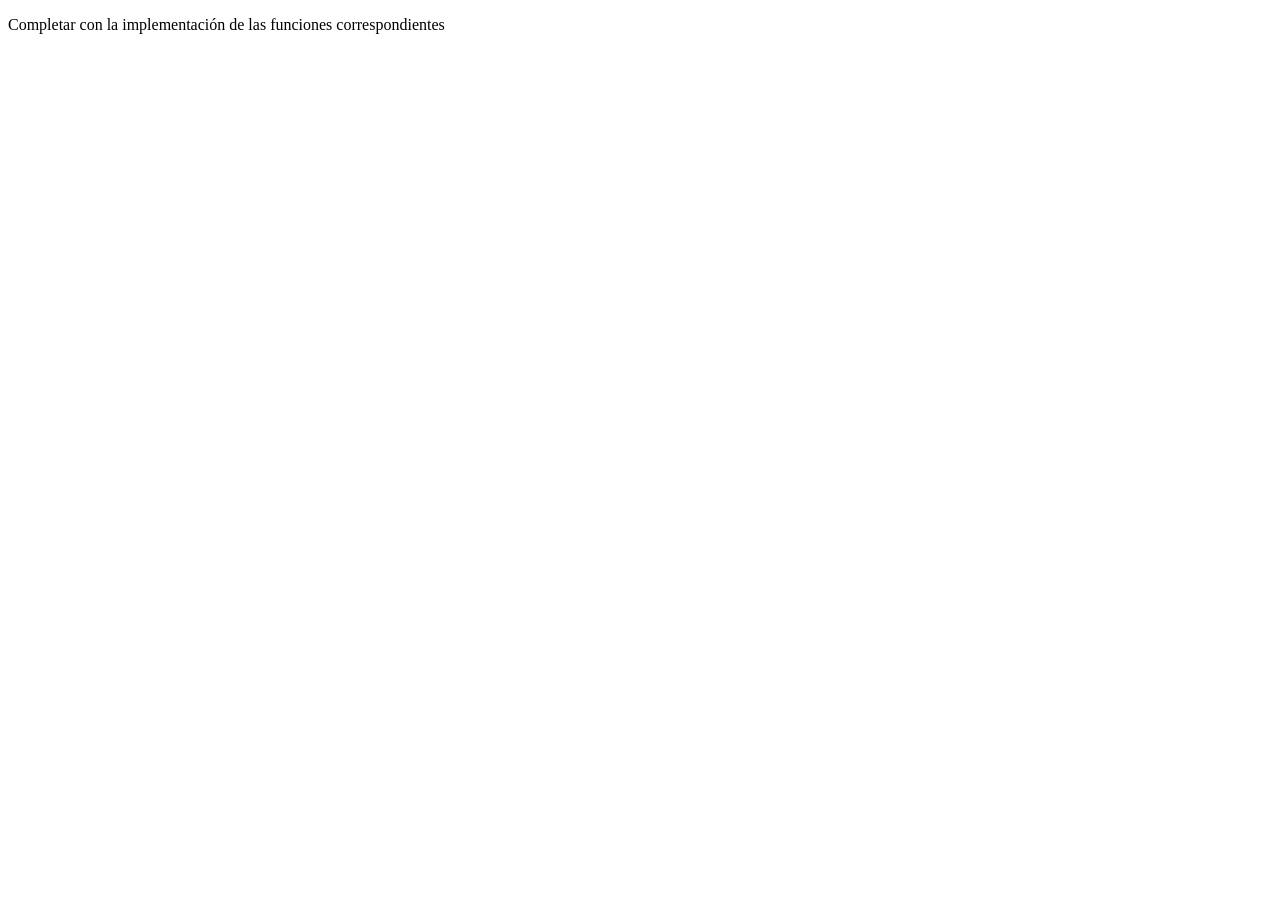
<file: tp-8/index.html>
<!DOCTYPE html>
<html>

<head>
        <meta charset="utf-8">
        <meta name="viewport" content="width=device-width, initial-scale=1">
        <title>TP-8: Funciones en JavaScript</title>
</head>

<body>

<p>Completar con la implementación de las funciones correspondientes</p>

<script type="text/javascript">

// Numeros

// 1- Implementar una función "suma" que retorne la suma de 2 numeros
// ejemplo: suma(2,3) retorna 5

function suma(num1, num2) {
    return num1 + num2;
}

console.log("Resultados de suma():")
console.log(suma(2,3));
console.log(suma(4,4));
console.log(suma(-10,10));


// 2- Implementar una función "elevarAlCubo" que eleve al cubo un numero
// ejemplo: elevarAlCubo(3) retorna 27

function elevarAlCubo(numero) {
    return numero ** 3;
}

console.log("Resultados de elevarAlCubo():")
console.log(elevarAlCubo(3));
console.log(elevarAlCubo(99));


// 3- Implementar una función "restoDivisionEntera" para devolver el resto de una división entera entre un dividendo y un divisor
// ejemplo: restoDivisionEntera(3,2) retorna 1

let restoDivisionEntera = function(dividendo, divisor) {
    return dividendo % divisor;
}

console.log("Resultados de restoDivisionEntera():")
console.log(restoDivisionEntera(1,3));
console.log(restoDivisionEntera(2,3));
console.log(restoDivisionEntera(3,3));
console.log(restoDivisionEntera(4,3));


// 4- Implementar una función "numeroPi" para devolver el numero PI
// ejemplo: numeroPi() retorna 3,14...

function numeroPi() {
    return Math.PI;
}

console.log("Resultado de numeroPi():")
console.log(numeroPi())


// 5- Implementar una función "numeroRandom" para devolver un número random (aleatorio)
// ejemplo: numeroRandom() retorna 0,123...

let numeroRandom = () => {
    return Math.random();
}

console.log("Resultados de numeroRandom():")
console.log(numeroRandom())
console.log(numeroRandom())
console.log(numeroRandom())


// 6- Implementar una función "numeroRandomDesdeHasta" para devolver un número random entre 2 valores recibidos como parámetros
// ejemplo: numeroRandomDesdeHasta(1,6) retorna 3

function numeroRandomDesdeHasta(min, max) {
    return Math.random() * (max - min) + min;
}

console.log("Resultados de numeroRandomDesdeHasta():")
console.log(numeroRandomDesdeHasta(1,6))
console.log(numeroRandomDesdeHasta(2,5))
console.log(numeroRandomDesdeHasta(3,4))


// 7- Implementar una función "esPar" que reciba un número como parámetro y devuelva verdadero si el número es par, o falso si es impar
// ejemplo: esPar(4) retorna true, esPar(5) retorna false

function esPar(numero) {

    if(numero % 2 == 0) {
        return true;
    } else {
        return false;
    }

}

console.log("Resultados de esPar():")
console.log(esPar(4));
console.log(esPar(5));
console.log(esPar(0));
console.log(esPar(-2));


// 8- Implementar una función "esPositivo" que reciba un número y devuelva true si el número es positivo, o false si es negativo o cero
// ejemplo: esPositivo(4) retorna true, esPositivo(-3) retorna false

let esPositivo = function(numero) {

    if(numero > 0) {
        return true;
    } else {
        return false;
    }

}

console.log("Resultados de esPositivo():")
console.log(esPositivo(4));
console.log(esPositivo(-3));
console.log(esPositivo(0));


// 9- Implementar una función "clasificarNumero" que reciba un número y retorne un mensaje indicando si el número es par o impar, y si es positivo o negativo
// ejemplo: clasificarNumero(4) retorna "El número 4 es par y positivo."
// ejemplo: clasificarNumero(-3) retorna "El número -3 es impar y negativo."

let clasificarNumero = (numero) => {

    let tipo = "";
    let signo = "";

    if(numero % 2 == 0) {
        tipo = "par";
    } else {
        tipo = "impar";
    }

    if(numero > 0) {
        signo = "positivo";
    } else {
        signo = "no positivo";
    }

    return "El número " + numero + " es " + tipo + " y " + signo + ".";

}

console.log("Resultados de clasificarNumero():")
console.log(clasificarNumero(4));
console.log(clasificarNumero(-3));
console.log(clasificarNumero(0));


// Cadenas de Caracteres

// 10- Implementar una función "transformarMayuscula" que transforme a mayúscula la cadena de caracteres recibida como parámetro
// ejemplo: transformarMayuscula("Plataformas Móviles") retorna "PLATAFORMAS MÓVILES"

function transformarMayuscula(texto) {
    return texto.toUpperCase();
}

console.log("Resultados de transformarMayuscula():")
console.log(transformarMayuscula("Plataformas Móviles"))
console.log(transformarMayuscula("hola mundo"))
console.log(transformarMayuscula("abc"))


// 11- Implementar una función "primeraLetra" que nos devuelva la inicial de la cadena de caracteres recibida como parámetro
// ejemplo: primeraLetra("Plataformas") retorna "P"

function primeraLetra(texto) {
    return texto[0];
}

console.log("Resultados de primeraLetra():")
console.log(primeraLetra("Plataformas Móviles"))
console.log(primeraLetra("hola mundo"))
console.log(primeraLetra("abc"))


// 12- Implementar una función "sinPrimeraLetra" que nos devuelva la cadena de caracteres recibida como parámetro sin la primera letra
// ejemplo: sinPrimeraLetra("Plataformas") retorna "lataformas"

let sinPrimeraLetra = function(texto) {
    return texto.slice(1);
}

console.log("Resultados de sinPrimeraLetra():")
console.log(sinPrimeraLetra("Plataformas Móviles"))
console.log(sinPrimeraLetra("hola mundo"))
console.log(sinPrimeraLetra("abc"))


// 13- Implementar una función "primeraLetraMayuscula" que devuelve la cadena de caracteres recibida, pero  con su primera letra en mayúscula
// ejemplo: primeraLetraMayuscula("plataformas") retorna "Plataformas"

let primeraLetraMayuscula = (texto) => {

    return texto[0].toUpperCase() + texto.slice(1);

}

console.log("Resultados de primeraLetraMayuscula():")
console.log(primeraLetraMayuscula("plataformas móviles"))
console.log(primeraLetraMayuscula("hola mundo"))
console.log(primeraLetraMayuscula("abc"))


// 14- Implementar una función "terminaCon" que devuelve verdadero o falso si la palabra termina con la terminación recibida
// ejemplo: terminaCon("plataformas", "mas") retorna true


function terminaCon(palabra, terminacion) {

    return palabra.endsWith(terminacion);

}

console.log("Resultados de terminaCon():")
console.log(terminaCon("hola", "a"));
console.log(terminaCon("hola", "o"));
console.log(terminaCon("plataformas", "mas"));
console.log(terminaCon("plataformas", "más"));


// 15- Implementar una función "palabraInvertida" que devuelva la palabra invertida
// ejemplo: palabraInvertida("hola") retorna "aloh";

let palabraInvertida = function(palabra) {

    return palabra.split("").reverse().join("");

}

console.log("Resultados de palabraInvertida():")
console.log(palabraInvertida("plataformas móviles"))
console.log(palabraInvertida("hola mundo"))
console.log(palabraInvertida("abc"))

</script>

</body>
</html>
</file>
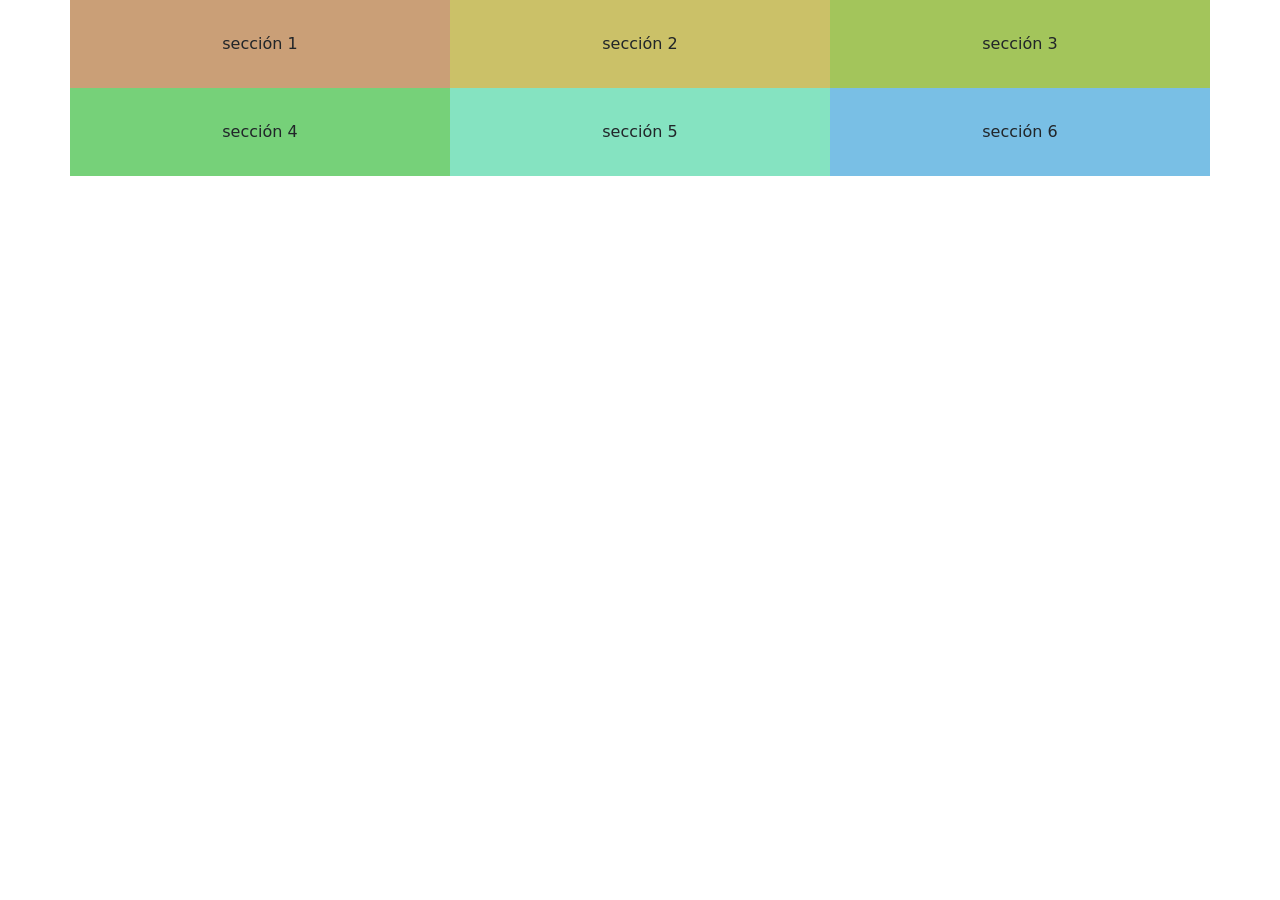
<file: tp-6/layout-1.html>
<!DOCTYPE html>
<html lang="es">
<head>
  <meta charset="UTF-8">
  <meta http-equiv="X-UA-Compatible" content="IE=edge">
  <meta name="viewport" content="width=device-width, initial-scale=1.0">
  <title>Layout 1</title>
  <link href="https://cdn.jsdelivr.net/npm/bootstrap@5.3.0/dist/css/bootstrap.min.css" rel="stylesheet">
  <style>
    .content { padding: 2em 0.5em; text-align: center; }
    .s1 { background-color: #ca9f77; }
    .s2 { background-color: #cbc168; }
    .s3 { background-color: #a3c55b; }
    .s4 { background-color: #76d179; }
    .s5 { background-color: #85e3c1; }
    .s6 { background-color: #79bfe5; }
  </style>
</head>
<body>
  <div class="container-sm g-0">
    <div class="row g-0">

      <div class="col-12 col-sm-6 col-md-4">
        <div class="content s1">sección 1</div>
      </div>

      <div class="col-12 col-sm-6 col-md-4">
        <div class="content s2">sección 2</div>
      </div>

      <div class="col-12 col-sm-6 col-md-4">
        <div class="content s3">sección 3</div>
      </div>

      <div class="col-12 col-sm-6 col-md-4">
        <div class="content s4">sección 4</div>
      </div>

      <div class="col-12 col-sm-6 col-md-4">
        <div class="content s5">sección 5</div>
      </div>

      <div class="col-12 col-sm-6 col-md-4">
        <div class="content s6">sección 6</div>
      </div>

    </div>
  </div>
</body>
</html>
</file>
<file: tp-2/styles.css>
body {
    background-color: #222;
    color: #ee6;
}

h1 {
    text-align: center;
}
h1:hover {
    color: orange;
}

p {
    font-family: sans-serif;
}
p:first-of-type::first-line {
    color: #efe;
}


h1, h2, h3 {
    text-transform: uppercase;
    color: #eee;
}

strong {
    border-bottom: 1px solid white;
}

.the-force {
    background-color: #444;
    font-weight: bold;
}

.light-side {
    color: #66f;
}
.dark-side {
    color: #f33;
}

#og-trilogy {
    list-style-type: circle;
}

ul.movies-list:nth-of-type(2) {
    padding-left: 20px;
}

ul.movies-list:nth-of-type(3) li:last-child {
    margin-top: 15px;
}

a:visited {
    color: gray;
}

a:not([href]) {
    font-style: italic;
}

.movies-list li:nth-child(odd) {
    background-color: #111;
}

.movies-list li:nth-child(even) {
    background-color: #333;
}
.movies-list li:nth-child(even) {
    background-color: #333;
}
</file>
<file: tp-3/style.css>
.titulo{
    text-align: center;
}

.p{
    font-family: 'Times New Roman', Times, serif;
}

.em{
    color: #933;
}

.a{
    outline: 1px solid #333;
}

p.fuente{
 opacity: 100%;
}

.p{
     rgba(190, 120, 240, 0.6)
}
</file>
